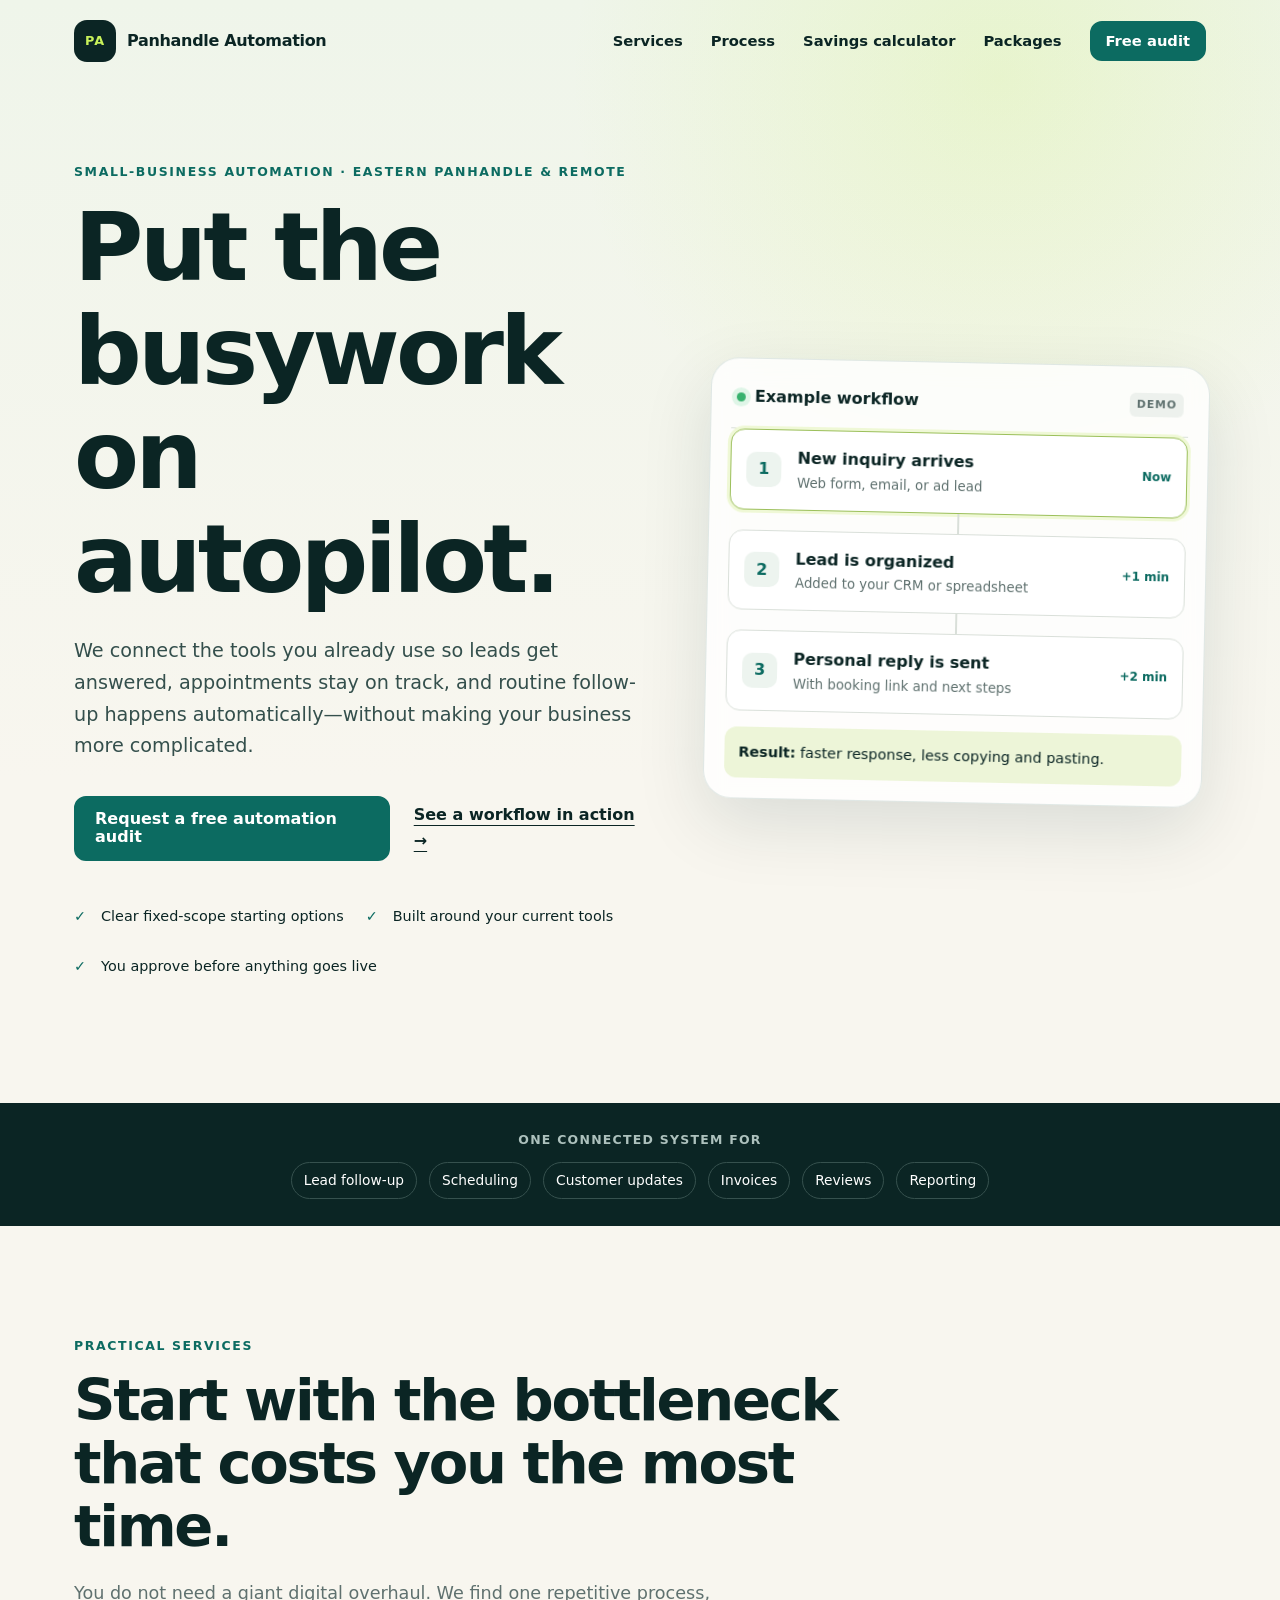
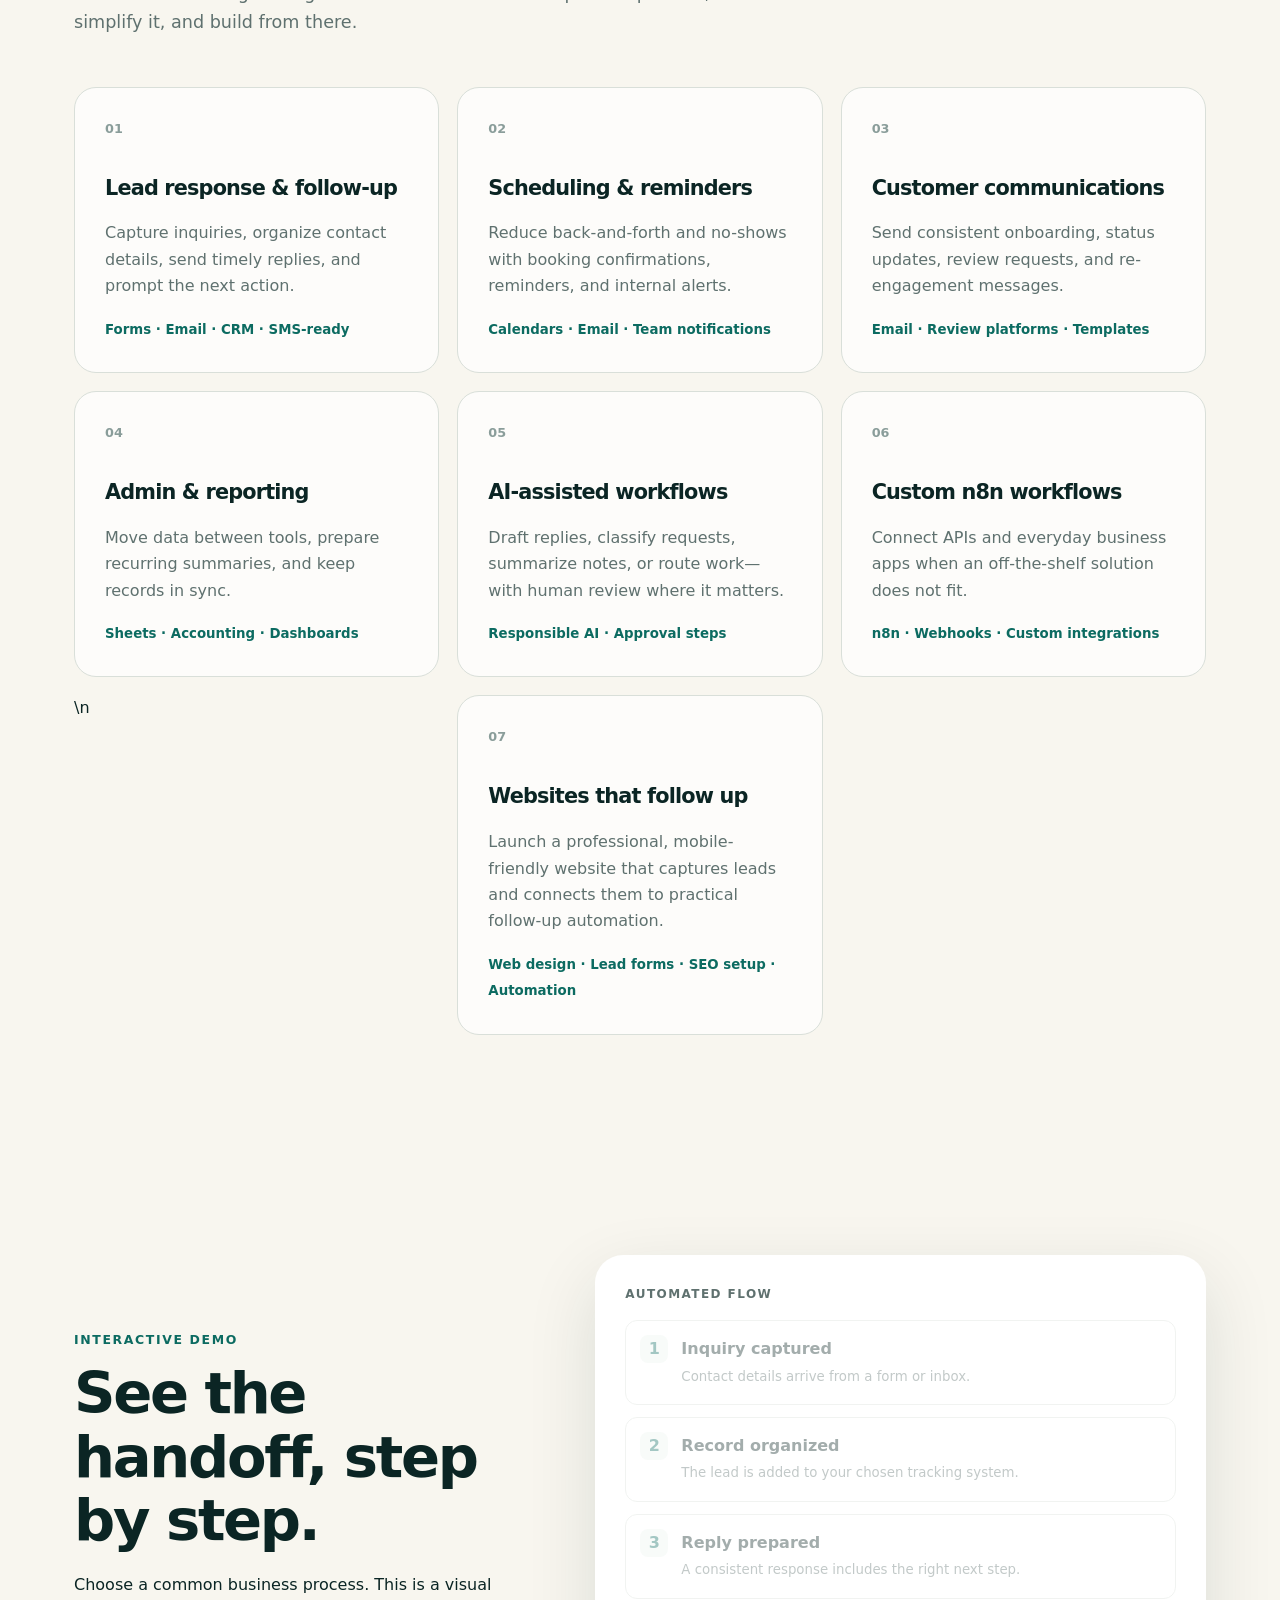
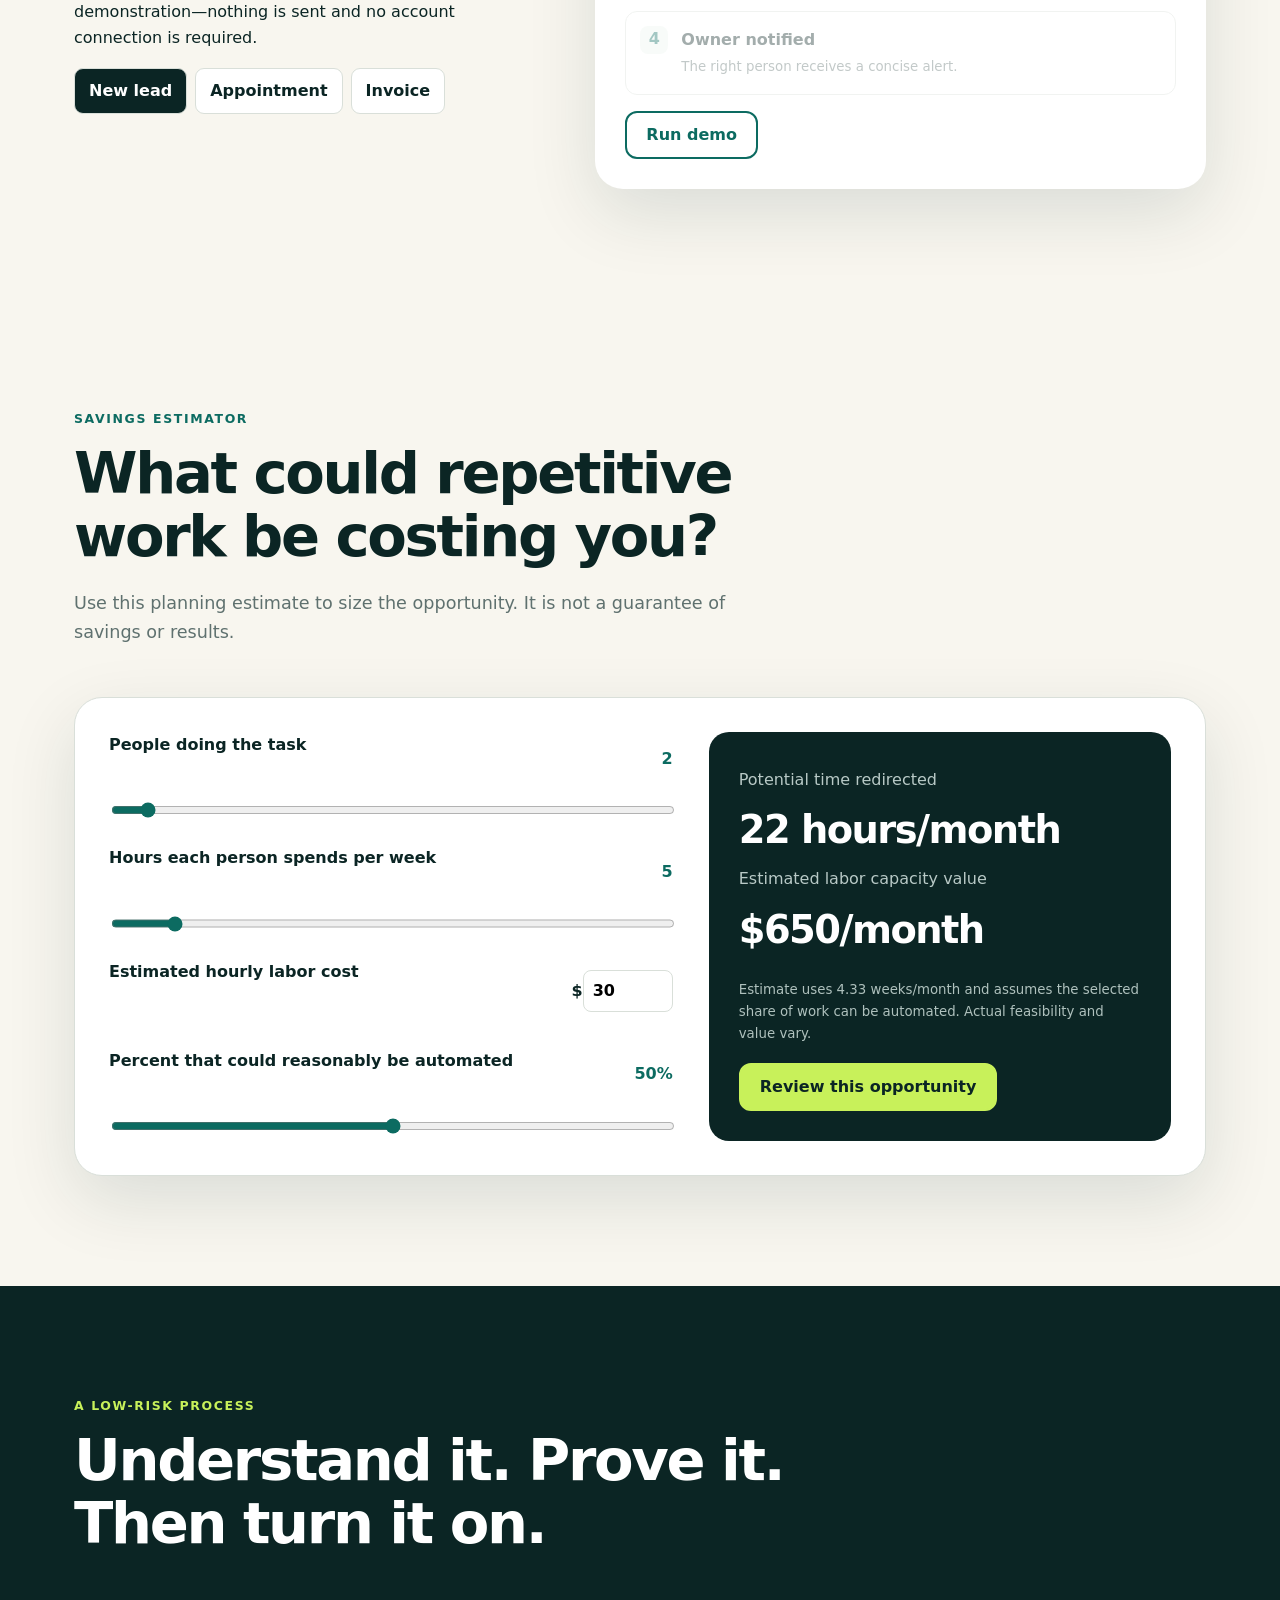
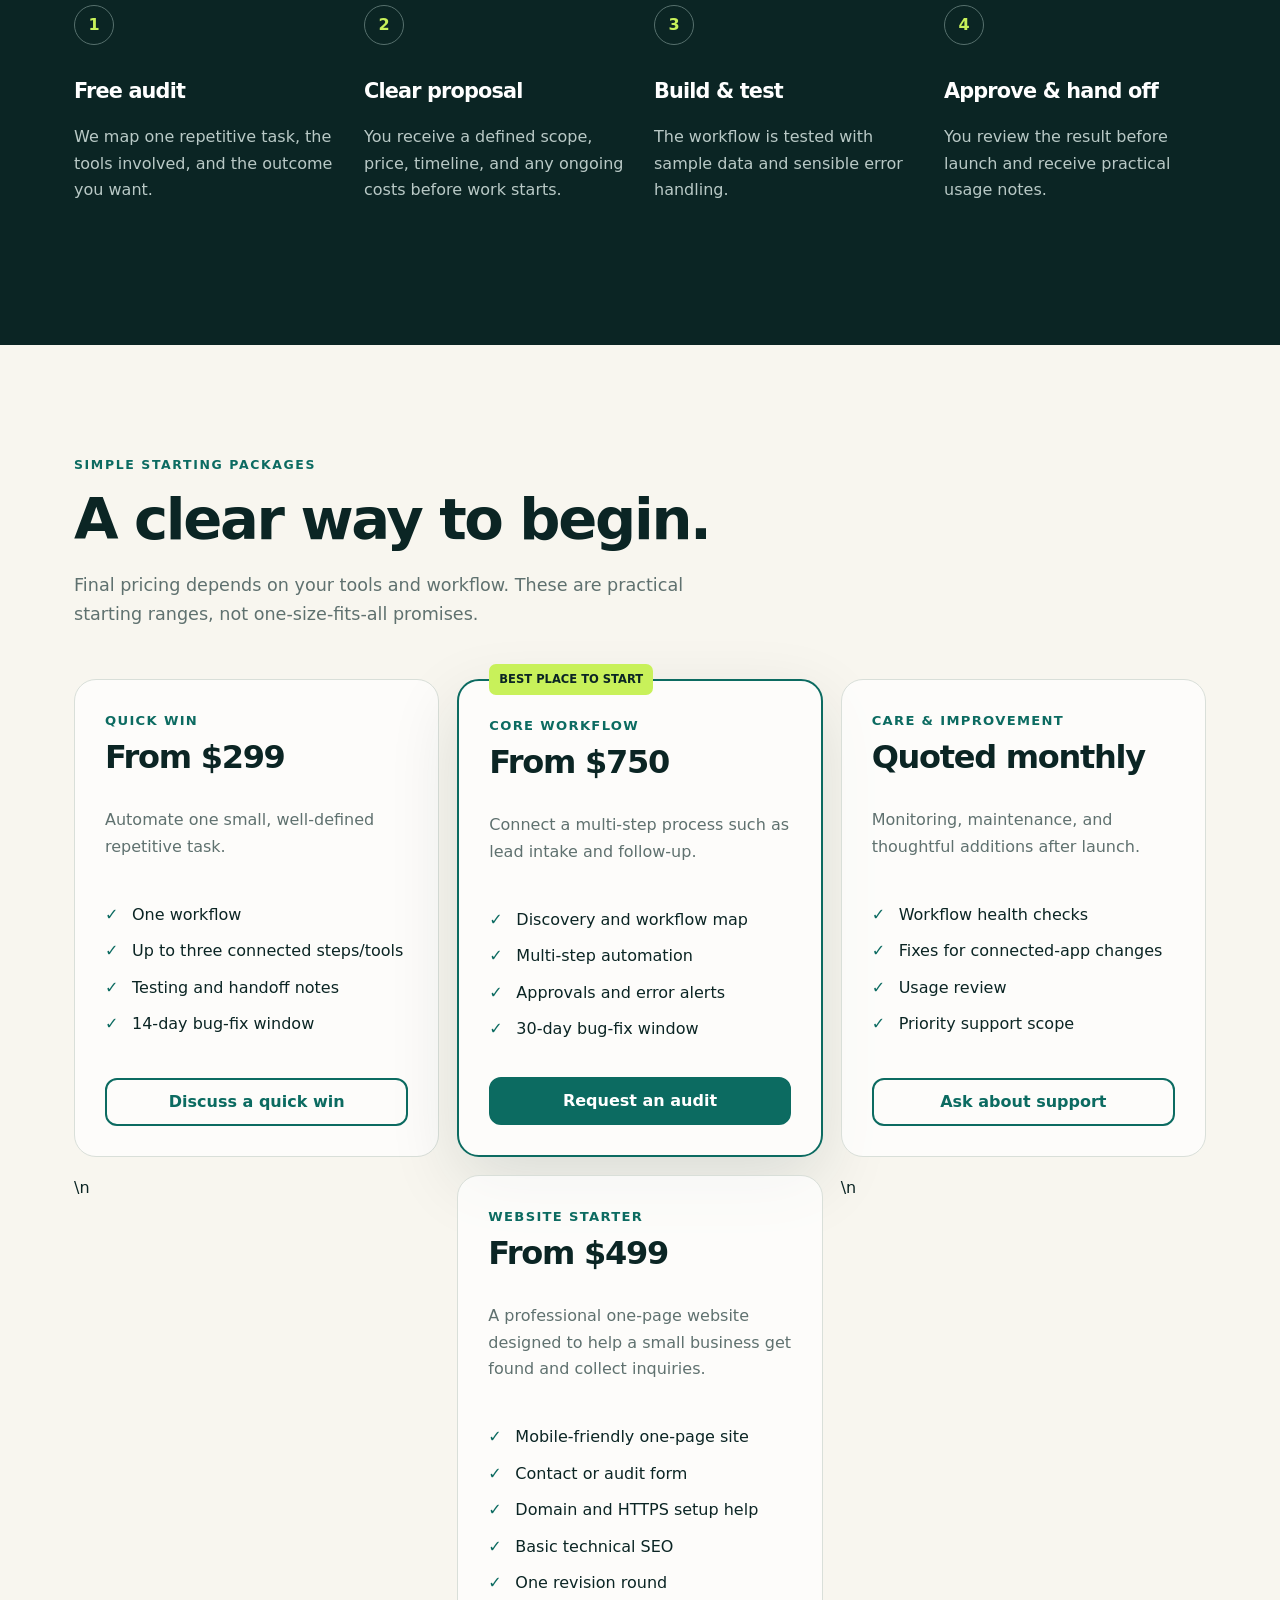
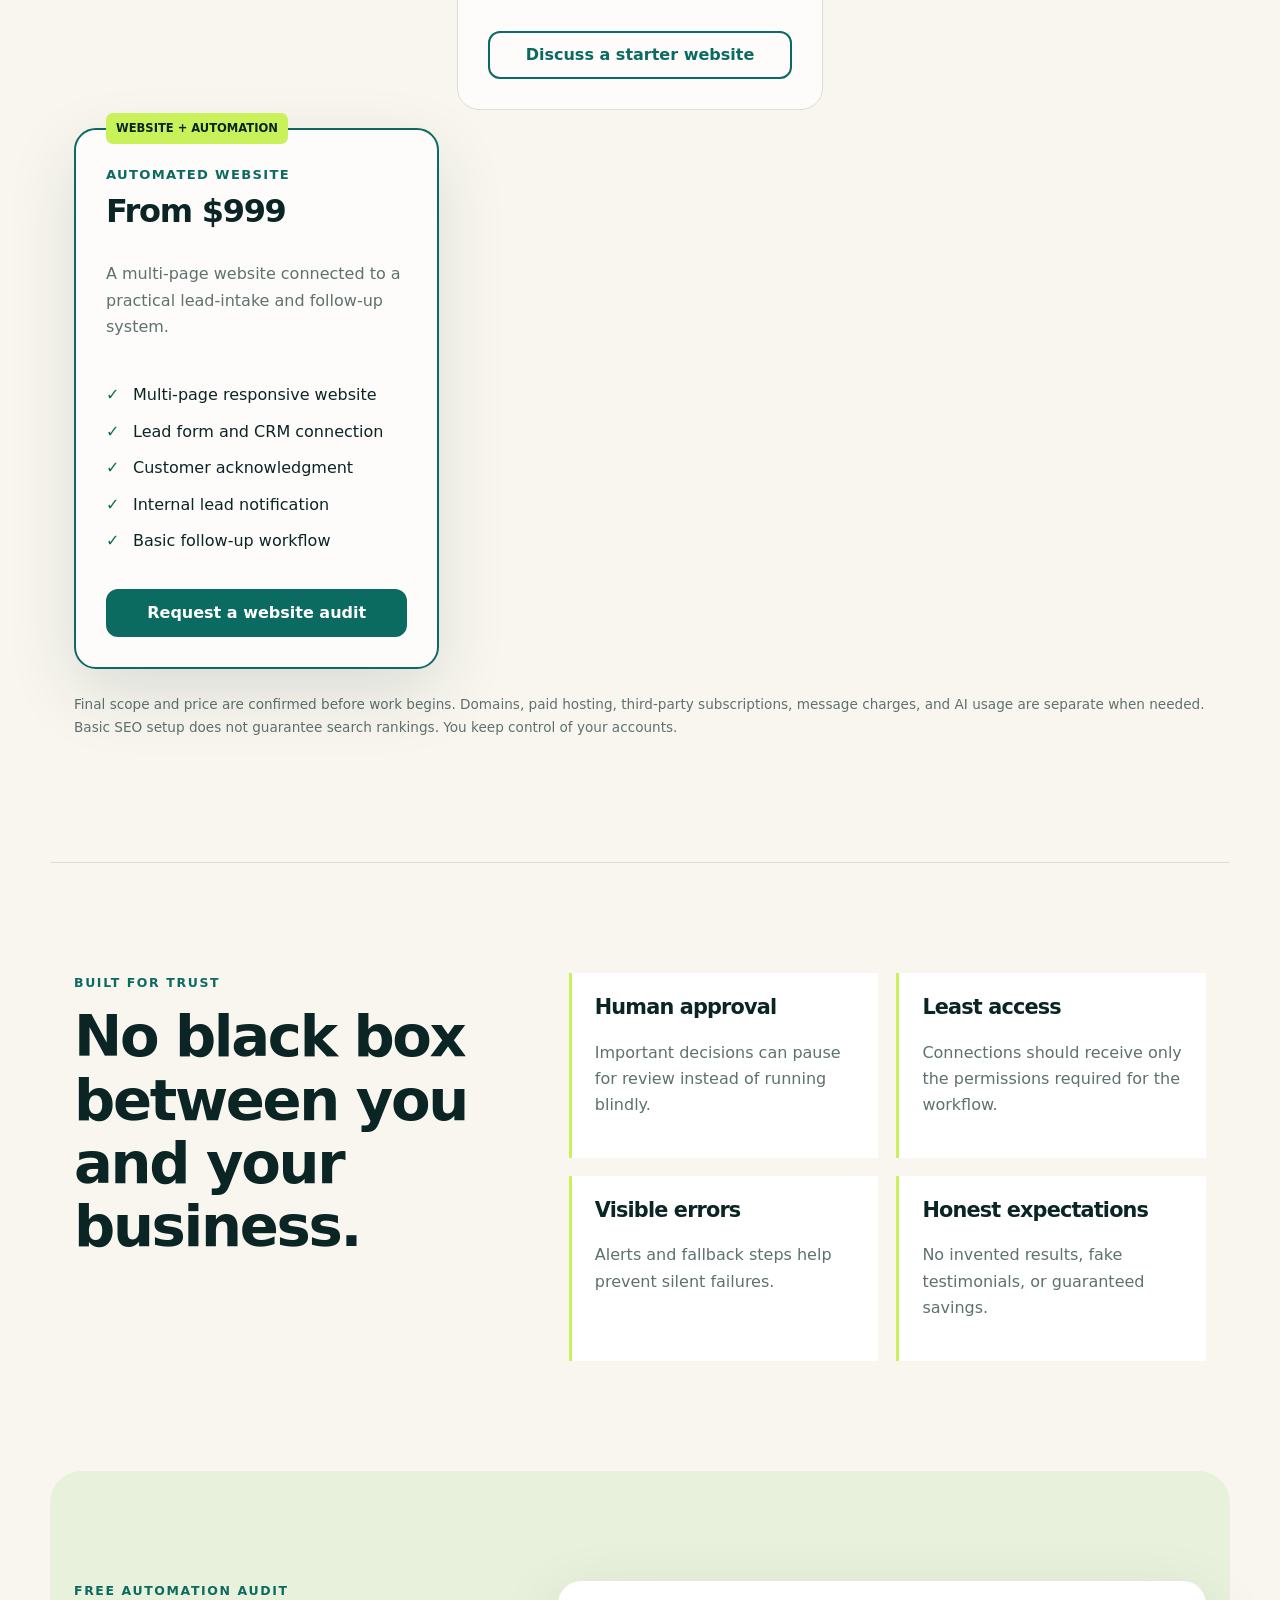
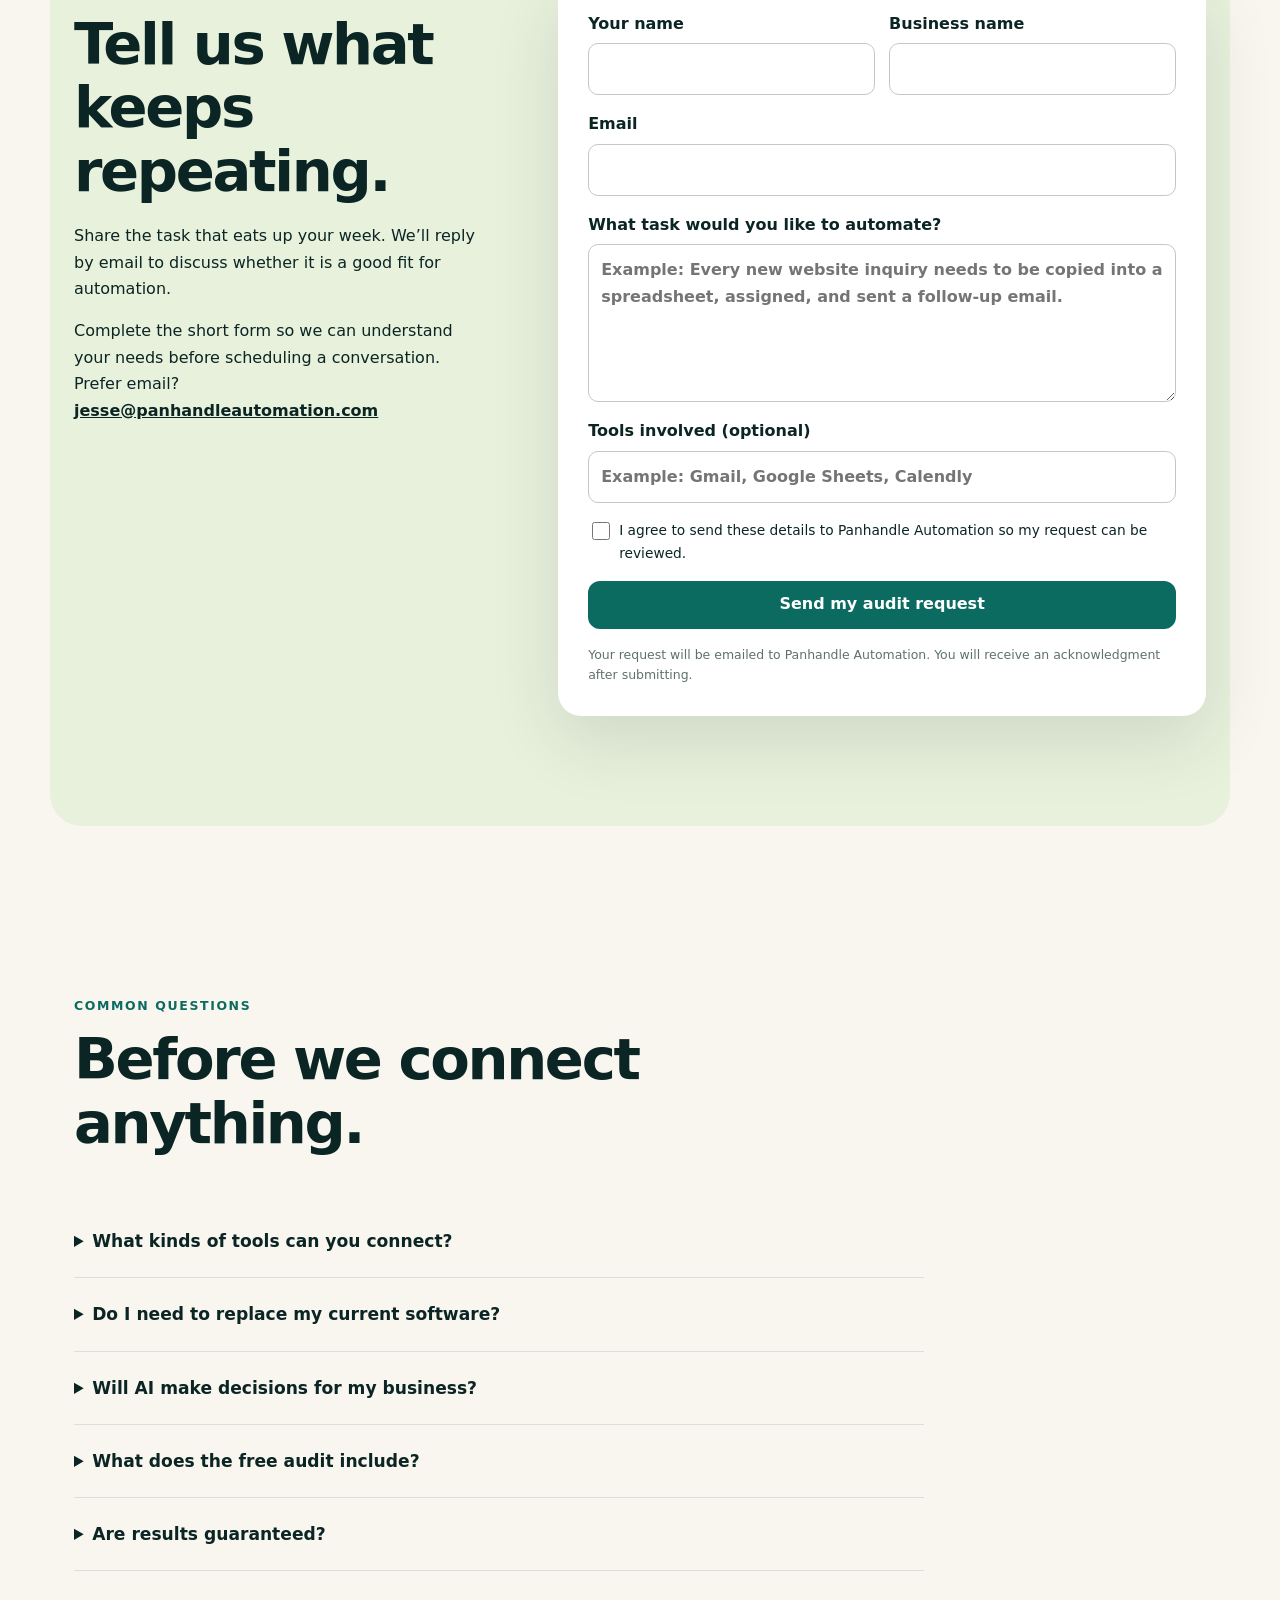
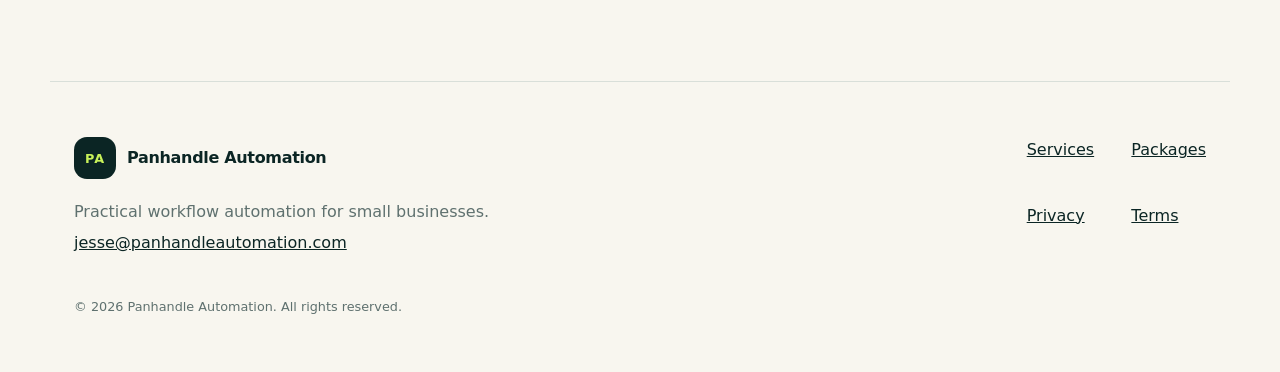
<file: index.html>
<!doctype html>
<html lang="en">
<head>
  <meta charset="utf-8">
  <meta name="viewport" content="width=device-width,initial-scale=1">
  <title>Panhandle Automation | Practical Business Automation</title>
  <meta name="description" content="Panhandle Automation helps small businesses save time, respond faster, and reduce repetitive work with practical workflow automation. Request a free automation audit.">
  <link rel="canonical" href="https://panhandleautomation.com/">
  <meta name="theme-color" content="#081c1c">
  <meta property="og:type" content="website">
  <meta property="og:url" content="https://panhandleautomation.com/">
  <meta property="og:title" content="Panhandle Automation | Put repetitive work on autopilot">
  <meta property="og:description" content="Practical automations for leads, scheduling, follow-up, reviews, invoices, and everyday operations.">
  <meta name="twitter:card" content="summary">
  <link rel="stylesheet" href="styles.css">
  <script type="application/ld+json">
  {"@context":"https://schema.org","@type":"ProfessionalService","name":"Panhandle Automation","url":"https://panhandleautomation.com/","email":"jesse@panhandleautomation.com","areaServed":"Eastern Panhandle, West Virginia","description":"Workflow automation services for small businesses.","priceRange":"$$"}
  </script>
</head>
<body>
  <a class="skip-link" href="#main">Skip to content</a>
  <header class="site-header">
    <a class="brand" href="#top" aria-label="Panhandle Automation home">
      <span class="brand-mark" aria-hidden="true">PA</span>
      <span>Panhandle <strong>Automation</strong></span>
    </a>
    <button class="menu-button" type="button" aria-expanded="false" aria-controls="site-nav"><span aria-hidden="true">☰</span><span class="sr-only">Open menu</span></button>
    <nav id="site-nav" aria-label="Main navigation">
      <a href="#services">Services</a>
      <a href="#process">Process</a>
      <a href="#calculator">Savings calculator</a>
      <a href="#packages">Packages</a>
      <a class="button button-small" href="#audit">Free audit</a>
    </nav>
  </header>

  <main id="main">
    <section class="hero" id="top">
      <div class="hero-copy">
        <p class="eyebrow">Small-business automation · Eastern Panhandle & remote</p>
        <h1>Put the busywork on autopilot.</h1>
        <p class="lede">We connect the tools you already use so leads get answered, appointments stay on track, and routine follow-up happens automatically—without making your business more complicated.</p>
        <div class="hero-actions">
          <a class="button" href="#audit">Request a free automation audit</a>
          <a class="text-link" href="#workflow-demo">See a workflow in action <span aria-hidden="true">→</span></a>
        </div>
        <ul class="check-list compact" aria-label="Key benefits">
          <li>Clear fixed-scope starting options</li>
          <li>Built around your current tools</li>
          <li>You approve before anything goes live</li>
        </ul>
      </div>
      <div class="workflow-card" aria-label="Example automated lead workflow">
        <div class="card-top"><span class="status-dot"></span> Example workflow <span class="live-label">DEMO</span></div>
        <div class="flow-step active"><span>1</span><div><strong>New inquiry arrives</strong><small>Web form, email, or ad lead</small></div><b>Now</b></div>
        <div class="connector"></div>
        <div class="flow-step"><span>2</span><div><strong>Lead is organized</strong><small>Added to your CRM or spreadsheet</small></div><b>+1 min</b></div>
        <div class="connector"></div>
        <div class="flow-step"><span>3</span><div><strong>Personal reply is sent</strong><small>With booking link and next steps</small></div><b>+2 min</b></div>
        <div class="flow-result"><strong>Result:</strong> faster response, less copying and pasting.</div>
      </div>
    </section>

    <section class="proof-strip" aria-label="What we automate">
      <p>One connected system for</p>
      <div><span>Lead follow-up</span><span>Scheduling</span><span>Customer updates</span><span>Invoices</span><span>Reviews</span><span>Reporting</span></div>
    </section>

    <section class="section" id="services">
      <div class="section-heading">
        <p class="eyebrow">Practical services</p>
        <h2>Start with the bottleneck that costs you the most time.</h2>
        <p>You do not need a giant digital overhaul. We find one repetitive process, simplify it, and build from there.</p>
      </div>
      <div class="card-grid services-grid">
        <article class="service-card"><span class="number">01</span><h3>Lead response & follow-up</h3><p>Capture inquiries, organize contact details, send timely replies, and prompt the next action.</p><small>Forms · Email · CRM · SMS-ready</small></article>
        <article class="service-card"><span class="number">02</span><h3>Scheduling & reminders</h3><p>Reduce back-and-forth and no-shows with booking confirmations, reminders, and internal alerts.</p><small>Calendars · Email · Team notifications</small></article>
        <article class="service-card"><span class="number">03</span><h3>Customer communications</h3><p>Send consistent onboarding, status updates, review requests, and re-engagement messages.</p><small>Email · Review platforms · Templates</small></article>
        <article class="service-card"><span class="number">04</span><h3>Admin & reporting</h3><p>Move data between tools, prepare recurring summaries, and keep records in sync.</p><small>Sheets · Accounting · Dashboards</small></article>
        <article class="service-card"><span class="number">05</span><h3>AI-assisted workflows</h3><p>Draft replies, classify requests, summarize notes, or route work—with human review where it matters.</p><small>Responsible AI · Approval steps</small></article>
        <article class="service-card"><span class="number">06</span><h3>Custom n8n workflows</h3><p>Connect APIs and everyday business apps when an off-the-shelf solution does not fit.</p><small>n8n · Webhooks · Custom integrations</small></article>\n        <article class="service-card"><span class="number">07</span><h3>Websites that follow up</h3><p>Launch a professional, mobile-friendly website that captures leads and connects them to practical follow-up automation.</p><small>Web design · Lead forms · SEO setup · Automation</small></article>
      </div>
    </section>

    <section class="section split-section" id="workflow-demo">
      <div>
        <p class="eyebrow">Interactive demo</p>
        <h2>See the handoff, step by step.</h2>
        <p>Choose a common business process. This is a visual demonstration—nothing is sent and no account connection is required.</p>
        <div class="demo-controls" role="group" aria-label="Choose workflow demo">
          <button class="demo-tab active" type="button" data-demo="lead">New lead</button>
          <button class="demo-tab" type="button" data-demo="appointment">Appointment</button>
          <button class="demo-tab" type="button" data-demo="invoice">Invoice</button>
        </div>
      </div>
      <div class="demo-panel" aria-live="polite">
        <p class="demo-label">AUTOMATED FLOW</p>
        <ol id="demo-steps"></ol>
        <button id="run-demo" class="button button-secondary" type="button">Run demo</button>
      </div>
    </section>

    <section class="section" id="calculator">
      <div class="section-heading">
        <p class="eyebrow">Savings estimator</p>
        <h2>What could repetitive work be costing you?</h2>
        <p>Use this planning estimate to size the opportunity. It is not a guarantee of savings or results.</p>
      </div>
      <div class="calculator">
        <form id="roi-form">
          <label>People doing the task <output id="people-output">2</output><input id="people" type="range" min="1" max="20" value="2"></label>
          <label>Hours each person spends per week <output id="hours-output">5</output><input id="hours" type="range" min="1" max="40" value="5"></label>
          <label>Estimated hourly labor cost <span class="input-prefix">$<input id="rate" type="number" min="10" max="250" value="30" inputmode="decimal"></span></label>
          <label>Percent that could reasonably be automated <output id="percent-output">50%</output><input id="percent" type="range" min="10" max="90" step="5" value="50"></label>
        </form>
        <div class="result-card">
          <p>Potential time redirected</p>
          <strong><span id="monthly-hours">22</span> hours/month</strong>
          <p>Estimated labor capacity value</p>
          <strong>$<span id="monthly-value">650</span>/month</strong>
          <small>Estimate uses 4.33 weeks/month and assumes the selected share of work can be automated. Actual feasibility and value vary.</small>
          <a class="button" href="#audit">Review this opportunity</a>
        </div>
      </div>
    </section>

    <section class="section dark-section" id="process">
      <div class="section-heading">
        <p class="eyebrow">A low-risk process</p>
        <h2>Understand it. Prove it. Then turn it on.</h2>
      </div>
      <ol class="process-grid">
        <li><span>1</span><h3>Free audit</h3><p>We map one repetitive task, the tools involved, and the outcome you want.</p></li>
        <li><span>2</span><h3>Clear proposal</h3><p>You receive a defined scope, price, timeline, and any ongoing costs before work starts.</p></li>
        <li><span>3</span><h3>Build & test</h3><p>The workflow is tested with sample data and sensible error handling.</p></li>
        <li><span>4</span><h3>Approve & hand off</h3><p>You review the result before launch and receive practical usage notes.</p></li>
      </ol>
    </section>

    <section class="section" id="packages">
      <div class="section-heading">
        <p class="eyebrow">Simple starting packages</p>
        <h2>A clear way to begin.</h2>
        <p>Final pricing depends on your tools and workflow. These are practical starting ranges, not one-size-fits-all promises.</p>
      </div>
      <div class="card-grid pricing-grid">
        <article class="price-card"><p class="plan">Quick Win</p><h3>From $299</h3><p>Automate one small, well-defined repetitive task.</p><ul class="check-list"><li>One workflow</li><li>Up to three connected steps/tools</li><li>Testing and handoff notes</li><li>14-day bug-fix window</li></ul><a class="button button-secondary" href="#audit">Discuss a quick win</a></article>
        <article class="price-card featured"><p class="badge">Best place to start</p><p class="plan">Core Workflow</p><h3>From $750</h3><p>Connect a multi-step process such as lead intake and follow-up.</p><ul class="check-list"><li>Discovery and workflow map</li><li>Multi-step automation</li><li>Approvals and error alerts</li><li>30-day bug-fix window</li></ul><a class="button" href="#audit">Request an audit</a></article>
        <article class="price-card"><p class="plan">Care & Improvement</p><h3>Quoted monthly</h3><p>Monitoring, maintenance, and thoughtful additions after launch.</p><ul class="check-list"><li>Workflow health checks</li><li>Fixes for connected-app changes</li><li>Usage review</li><li>Priority support scope</li></ul><a class="button button-secondary" href="#audit">Ask about support</a></article>\n        <article class="price-card"><p class="plan">Website Starter</p><h3>From $499</h3><p>A professional one-page website designed to help a small business get found and collect inquiries.</p><ul class="check-list"><li>Mobile-friendly one-page site</li><li>Contact or audit form</li><li>Domain and HTTPS setup help</li><li>Basic technical SEO</li><li>One revision round</li></ul><a class="button button-secondary" href="#audit">Discuss a starter website</a></article>\n        <article class="price-card featured"><p class="badge">Website + automation</p><p class="plan">Automated Website</p><h3>From $999</h3><p>A multi-page website connected to a practical lead-intake and follow-up system.</p><ul class="check-list"><li>Multi-page responsive website</li><li>Lead form and CRM connection</li><li>Customer acknowledgment</li><li>Internal lead notification</li><li>Basic follow-up workflow</li></ul><a class="button" href="#audit">Request a website audit</a></article>
      </div>
      <p class="fine-print">Final scope and price are confirmed before work begins. Domains, paid hosting, third-party subscriptions, message charges, and AI usage are separate when needed. Basic SEO setup does not guarantee search rankings. You keep control of your accounts.</p>
    </section>

    <section class="section trust-section">
      <div>
        <p class="eyebrow">Built for trust</p>
        <h2>No black box between you and your business.</h2>
      </div>
      <div class="trust-grid">
        <article><h3>Human approval</h3><p>Important decisions can pause for review instead of running blindly.</p></article>
        <article><h3>Least access</h3><p>Connections should receive only the permissions required for the workflow.</p></article>
        <article><h3>Visible errors</h3><p>Alerts and fallback steps help prevent silent failures.</p></article>
        <article><h3>Honest expectations</h3><p>No invented results, fake testimonials, or guaranteed savings.</p></article>
      </div>
    </section>

    <section class="section audit-section" id="audit">
      <div>
        <p class="eyebrow">Free automation audit</p>
        <h2>Tell us what keeps repeating.</h2>
        <p>Share the task that eats up your week. We’ll reply by email to discuss whether it is a good fit for automation.</p>
        <p class="contact-direct">Complete the short form so we can understand your needs before scheduling a conversation. Prefer email? <a href="mailto:jesse@panhandleautomation.com">jesse@panhandleautomation.com</a></p>
      </div>
      <form id="audit-form" class="audit-form">
        <div class="field-row">
          <label>Your name<input name="name" autocomplete="name" required></label>
          <label>Business name<input name="business" autocomplete="organization"></label>
        </div>
        <label>Email<input name="email" type="email" autocomplete="email" required></label>
        <label>What task would you like to automate?<textarea name="task" rows="5" required placeholder="Example: Every new website inquiry needs to be copied into a spreadsheet, assigned, and sent a follow-up email."></textarea></label>
        <label>Tools involved (optional)<input name="tools" placeholder="Example: Gmail, Google Sheets, Calendly"></label>
        <label class="consent"><input name="consent" type="checkbox" required> I agree to open my email app and send these details to Panhandle Automation.</label>
        <button class="button" type="submit">Prepare my audit request</button>
        <p class="form-note">This free static site does not store your entry. Submitting opens a pre-addressed email in your device’s email app for you to review and send.</p>
        <div id="form-status" class="form-status" role="status" tabindex="-1"></div>
      </form>
    </section>

    <section class="section faq-section">
      <div class="section-heading"><p class="eyebrow">Common questions</p><h2>Before we connect anything.</h2></div>
      <div class="faq-list">
        <details><summary>What kinds of tools can you connect?</summary><p>Common business apps, forms, email, calendars, spreadsheets, CRMs, accounting tools, and services with usable APIs. We confirm compatibility during the audit.</p></details>
        <details><summary>Do I need to replace my current software?</summary><p>Usually not. The goal is to improve the tools you already use. If a tool cannot connect safely or reliably, we explain the options before recommending a change.</p></details>
        <details><summary>Will AI make decisions for my business?</summary><p>Only where appropriate and agreed. Sensitive or high-impact steps should use rules, human approval, or both.</p></details>
        <details><summary>What does the free audit include?</summary><p>A short review of one process, its likely automation opportunities, key dependencies, and a suggested next step. It is not a full technical implementation.</p></details>
        <details><summary>Are results guaranteed?</summary><p>No. Savings and outcomes depend on the process, data quality, tool limitations, adoption, and other factors. We use estimates to guide decisions, then validate with testing.</p></details>
      </div>
    </section>
  </main>

  <footer>
    <div class="footer-main"><a class="brand" href="#top"><span class="brand-mark" aria-hidden="true">PA</span><span>Panhandle <strong>Automation</strong></span></a><p>Practical workflow automation for small businesses.</p><a href="mailto:jesse@panhandleautomation.com">jesse@panhandleautomation.com</a></div>
    <div class="footer-links"><a href="#services">Services</a><a href="#packages">Packages</a><a href="privacy.html">Privacy</a><a href="terms.html">Terms</a></div>
    <p class="copyright">© <span id="year"></span> Panhandle Automation. All rights reserved.</p>
  </footer>
  <script src="script.js?v=20260722-3" defer></script>
</body>
</html>
</file>
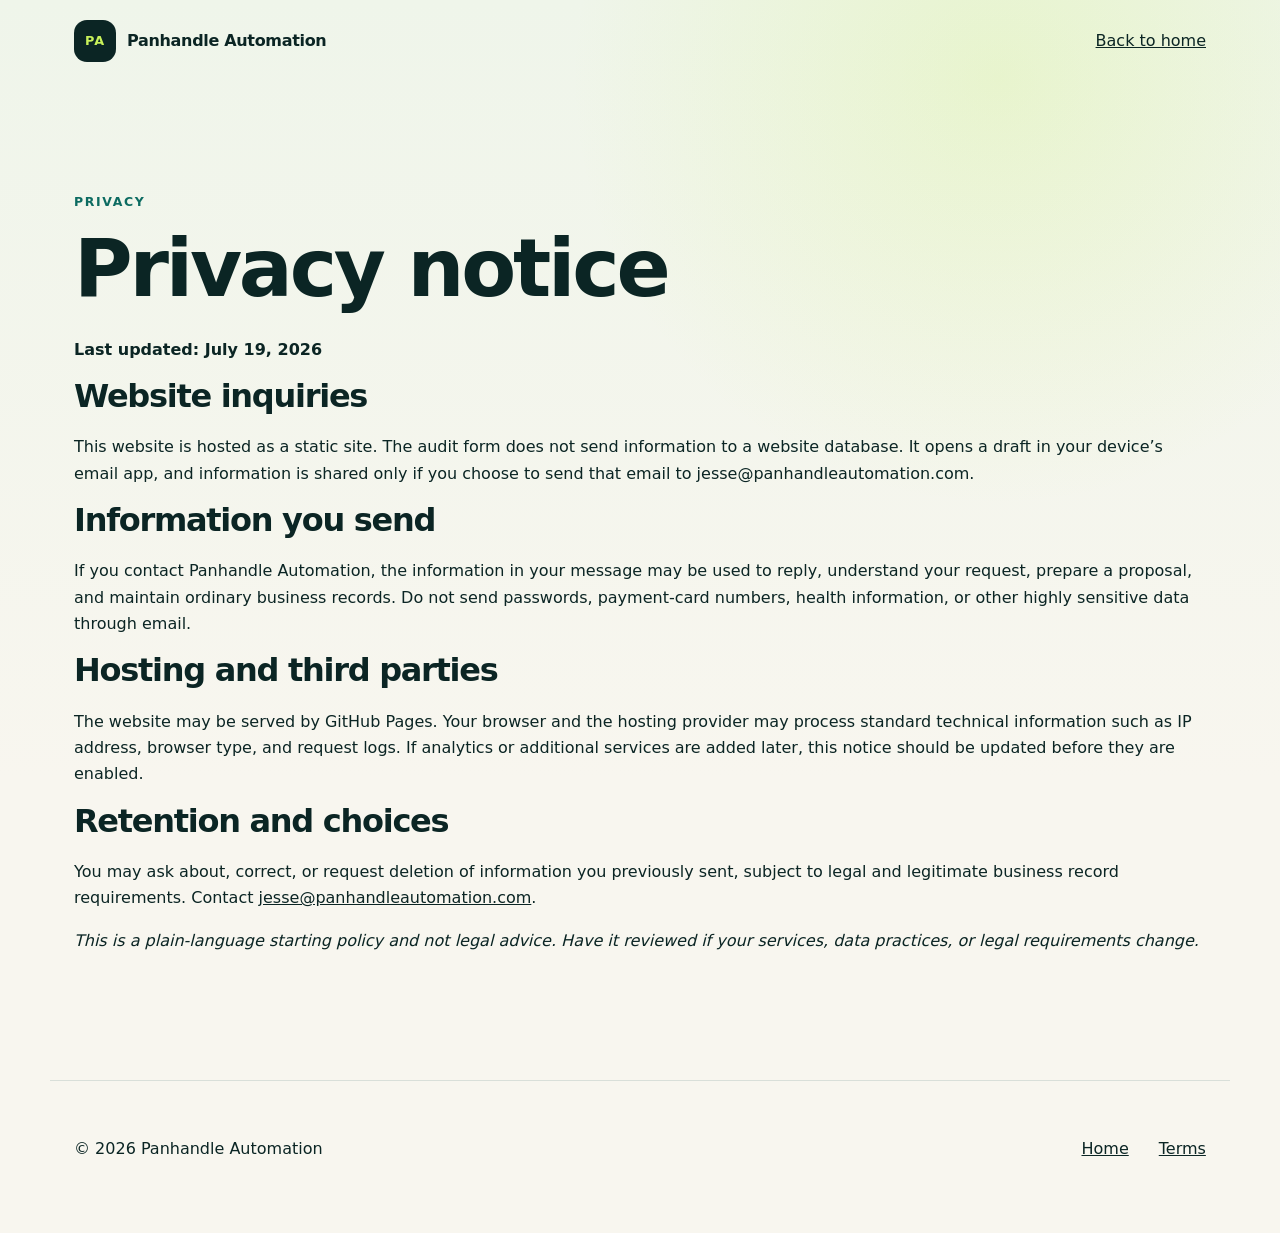
<file: privacy.html>
<!doctype html><html lang="en"><head><meta charset="utf-8"><meta name="viewport" content="width=device-width,initial-scale=1"><title>Privacy | Panhandle Automation</title><meta name="description" content="Privacy information for Panhandle Automation."><link rel="canonical" href="https://panhandleautomation.com/privacy.html"><link rel="stylesheet" href="styles.css"></head><body><header class="site-header"><a class="brand" href="index.html"><span class="brand-mark">PA</span><span>Panhandle <strong>Automation</strong></span></a><a href="index.html">Back to home</a></header><main class="section"><p class="eyebrow">Privacy</p><h1 style="font-size:clamp(2.8rem,7vw,5rem)">Privacy notice</h1><p><strong>Last updated: July 19, 2026</strong></p><h2 style="font-size:2rem">Website inquiries</h2><p>This website is hosted as a static site. The audit form does not send information to a website database. It opens a draft in your device’s email app, and information is shared only if you choose to send that email to jesse@panhandleautomation.com.</p><h2 style="font-size:2rem">Information you send</h2><p>If you contact Panhandle Automation, the information in your message may be used to reply, understand your request, prepare a proposal, and maintain ordinary business records. Do not send passwords, payment-card numbers, health information, or other highly sensitive data through email.</p><h2 style="font-size:2rem">Hosting and third parties</h2><p>The website may be served by GitHub Pages. Your browser and the hosting provider may process standard technical information such as IP address, browser type, and request logs. If analytics or additional services are added later, this notice should be updated before they are enabled.</p><h2 style="font-size:2rem">Retention and choices</h2><p>You may ask about, correct, or request deletion of information you previously sent, subject to legal and legitimate business record requirements. Contact <a href="mailto:jesse@panhandleautomation.com">jesse@panhandleautomation.com</a>.</p><p><em>This is a plain-language starting policy and not legal advice. Have it reviewed if your services, data practices, or legal requirements change.</em></p></main><footer><p>© <span id="year"></span> Panhandle Automation</p><div class="footer-links"><a href="index.html">Home</a><a href="terms.html">Terms</a></div></footer><script>document.querySelector("#year").textContent=new Date().getFullYear()</script></body></html>
</file>
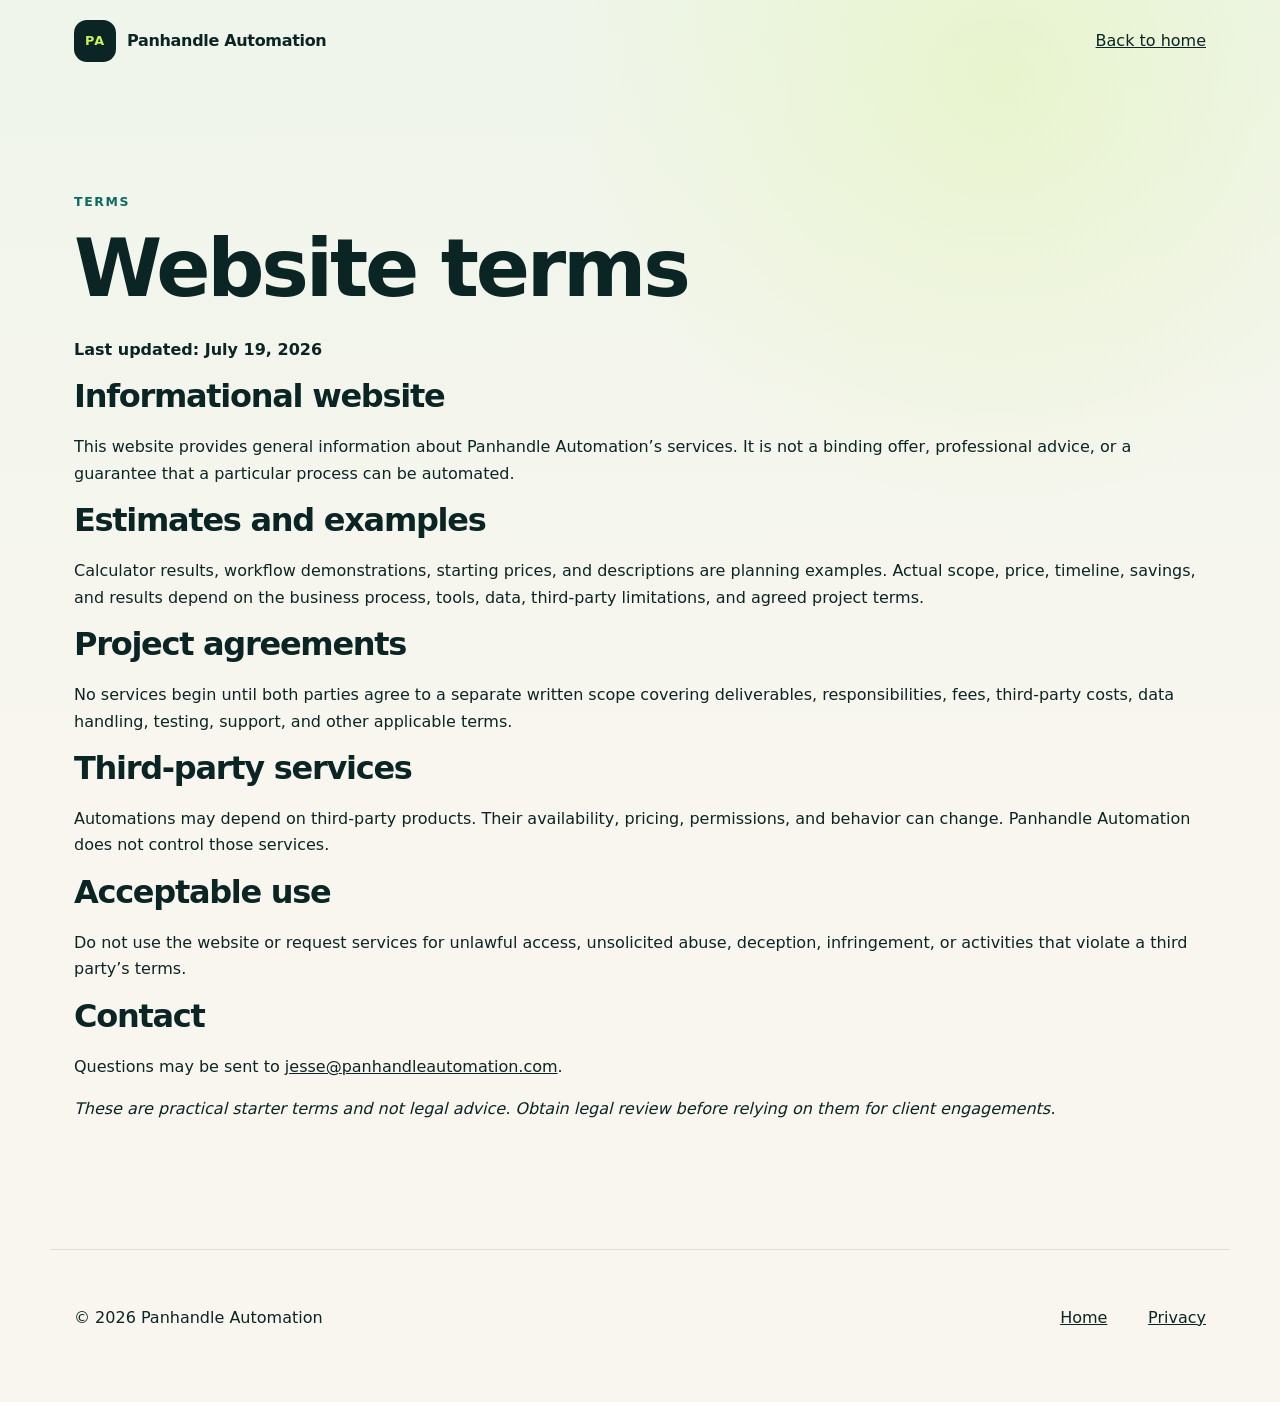
<file: terms.html>
<!doctype html><html lang="en"><head><meta charset="utf-8"><meta name="viewport" content="width=device-width,initial-scale=1"><title>Terms | Panhandle Automation</title><meta name="description" content="Website terms for Panhandle Automation."><link rel="canonical" href="https://panhandleautomation.com/terms.html"><link rel="stylesheet" href="styles.css"></head><body><header class="site-header"><a class="brand" href="index.html"><span class="brand-mark">PA</span><span>Panhandle <strong>Automation</strong></span></a><a href="index.html">Back to home</a></header><main class="section"><p class="eyebrow">Terms</p><h1 style="font-size:clamp(2.8rem,7vw,5rem)">Website terms</h1><p><strong>Last updated: July 19, 2026</strong></p><h2 style="font-size:2rem">Informational website</h2><p>This website provides general information about Panhandle Automation’s services. It is not a binding offer, professional advice, or a guarantee that a particular process can be automated.</p><h2 style="font-size:2rem">Estimates and examples</h2><p>Calculator results, workflow demonstrations, starting prices, and descriptions are planning examples. Actual scope, price, timeline, savings, and results depend on the business process, tools, data, third-party limitations, and agreed project terms.</p><h2 style="font-size:2rem">Project agreements</h2><p>No services begin until both parties agree to a separate written scope covering deliverables, responsibilities, fees, third-party costs, data handling, testing, support, and other applicable terms.</p><h2 style="font-size:2rem">Third-party services</h2><p>Automations may depend on third-party products. Their availability, pricing, permissions, and behavior can change. Panhandle Automation does not control those services.</p><h2 style="font-size:2rem">Acceptable use</h2><p>Do not use the website or request services for unlawful access, unsolicited abuse, deception, infringement, or activities that violate a third party’s terms.</p><h2 style="font-size:2rem">Contact</h2><p>Questions may be sent to <a href="mailto:jesse@panhandleautomation.com">jesse@panhandleautomation.com</a>.</p><p><em>These are practical starter terms and not legal advice. Obtain legal review before relying on them for client engagements.</em></p></main><footer><p>© <span id="year"></span> Panhandle Automation</p><div class="footer-links"><a href="index.html">Home</a><a href="privacy.html">Privacy</a></div></footer><script>document.querySelector("#year").textContent=new Date().getFullYear()</script></body></html>
</file>
<file: styles.css>
:root{--ink:#0b2524;--muted:#5f716f;--paper:#f8f6ef;--white:#fff;--teal:#0c6b61;--teal-dark:#074942;--lime:#c8f15a;--line:#d9dfd9;--shadow:0 24px 70px rgba(8,42,39,.12);--radius:22px;--max:1180px}
*{box-sizing:border-box}
html{scroll-behavior:smooth}
body{margin:0;background:var(--paper);color:var(--ink);font:16px/1.65 Inter,ui-sans-serif,system-ui,-apple-system,BlinkMacSystemFont,"Segoe UI",sans-serif}
body::before{content:"";position:absolute;inset:0 0 auto 0;height:780px;pointer-events:none;background:radial-gradient(circle at 78% 10%,rgba(200,241,90,.2),transparent 35%),linear-gradient(180deg,#eff5ea 0%,transparent 100%);z-index:-1}
a{color:inherit}
button,input,textarea{font:inherit}
button{cursor:pointer}
.sr-only{position:absolute;width:1px;height:1px;padding:0;margin:-1px;overflow:hidden;clip:rect(0,0,0,0);white-space:nowrap;border:0}
.skip-link{position:fixed;left:1rem;top:1rem;transform:translateY(-200%);padding:.7rem 1rem;background:var(--ink);color:#fff;z-index:100}
.skip-link:focus{transform:none}
:focus-visible{outline:3px solid #e3a900;outline-offset:3px}
.site-header{max-width:var(--max);margin:auto;padding:20px 24px;display:flex;align-items:center;justify-content:space-between}
.brand{display:flex;align-items:center;gap:11px;text-decoration:none;font-weight:650;letter-spacing:-.02em}
.brand-mark{display:grid;place-items:center;width:42px;height:42px;border-radius:13px;background:var(--ink);color:var(--lime);font-weight:850;font-size:.8rem;letter-spacing:.08em}
nav{display:flex;align-items:center;gap:28px}nav a{text-decoration:none;font-weight:650;font-size:.92rem}.menu-button{display:none;border:0;background:none;font-size:1.6rem}
.button{display:inline-flex;justify-content:center;align-items:center;min-height:48px;padding:12px 19px;border:2px solid var(--teal);border-radius:12px;background:var(--teal);color:#fff;text-decoration:none;font-weight:800;line-height:1.15;transition:.2s ease}
.button:hover{background:var(--teal-dark);border-color:var(--teal-dark);transform:translateY(-2px)}
.button-small{min-height:40px;padding:9px 14px}
.button-secondary{background:transparent;color:var(--teal)}
.button-secondary:hover{color:#fff}
.hero{max-width:var(--max);min-height:650px;margin:auto;padding:80px 24px 100px;display:grid;grid-template-columns:1.06fr .94fr;align-items:center;gap:70px}
.eyebrow{margin:0 0 12px;color:var(--teal);font-size:.78rem;font-weight:850;letter-spacing:.13em;text-transform:uppercase}
h1,h2,h3,p{margin-top:0}h1,h2,h3{line-height:1.1;letter-spacing:-.04em}
h1{max-width:720px;margin-bottom:24px;font-size:clamp(3.5rem,7.4vw,6.5rem)}
h2{max-width:820px;margin-bottom:20px;font-size:clamp(2.25rem,4.5vw,4.35rem)}
h3{font-size:1.3rem}
.lede{max-width:650px;color:#344f4c;font-size:1.2rem}
.hero-actions{display:flex;align-items:center;gap:24px;margin:34px 0}.text-link{font-weight:800;text-underline-offset:5px}
.check-list{padding:0;list-style:none}.check-list li{position:relative;padding-left:27px;margin:10px 0}.check-list li::before{content:"✓";position:absolute;left:0;color:var(--teal);font-weight:900}
.compact{display:flex;flex-wrap:wrap;gap:6px 22px;font-size:.9rem}
.workflow-card{padding:20px;border:1px solid rgba(8,73,66,.12);border-radius:28px;background:rgba(255,255,255,.78);box-shadow:var(--shadow);backdrop-filter:blur(12px);transform:rotate(1.2deg)}
.card-top{display:flex;align-items:center;gap:9px;padding:5px 5px 18px;border-bottom:1px solid var(--line);font-weight:800}.status-dot{width:9px;height:9px;border-radius:50%;background:#37b16d;box-shadow:0 0 0 5px #dff5e7}.live-label{margin-left:auto;padding:3px 7px;border-radius:6px;background:#edf1ed;color:var(--muted);font-size:.68rem;letter-spacing:.08em}
.flow-step{display:grid;grid-template-columns:38px 1fr auto;align-items:center;gap:13px;padding:15px;border:1px solid var(--line);border-radius:14px;background:#fff}.flow-step>span{display:grid;place-items:center;width:35px;height:35px;border-radius:10px;background:#edf4ef;color:var(--teal);font-weight:900}.flow-step small{display:block;color:var(--muted)}.flow-step b{font-size:.75rem;color:var(--teal)}.connector{width:2px;height:20px;margin:auto;background:var(--line)}.flow-step.active{border-color:#9bbf5a;box-shadow:0 0 0 3px #eff8d6}.flow-result{margin-top:16px;padding:14px;border-radius:12px;background:#edf5d8;font-size:.9rem}
.proof-strip{padding:27px 24px;background:var(--ink);color:#fff;text-align:center}.proof-strip p{margin-bottom:12px;color:#adc1bd;font-size:.78rem;font-weight:800;text-transform:uppercase;letter-spacing:.1em}.proof-strip div{display:flex;justify-content:center;gap:12px;flex-wrap:wrap}.proof-strip span{padding:6px 12px;border:1px solid #36514e;border-radius:99px;font-size:.86rem}
.section{max-width:var(--max);margin:auto;padding:110px 24px}.section-heading{max-width:830px;margin-bottom:50px}.section-heading>p:last-child{max-width:680px;color:var(--muted);font-size:1.1rem}
.card-grid{display:grid;gap:18px}.services-grid{grid-template-columns:repeat(3,1fr)}.service-card,.price-card{position:relative;padding:30px;border:1px solid var(--line);border-radius:var(--radius);background:rgba(255,255,255,.72)}.service-card{min-height:265px}.service-card .number{display:block;margin-bottom:38px;color:#8a9d9a;font-size:.8rem;font-weight:900}.service-card p{color:var(--muted)}.service-card small{color:var(--teal);font-weight:750}
.split-section{display:grid;grid-template-columns:.85fr 1.15fr;gap:70px;align-items:center}.demo-controls{display:flex;gap:8px;flex-wrap:wrap}.demo-tab{padding:9px 14px;border:1px solid var(--line);border-radius:9px;background:#fff;color:var(--ink);font-weight:750}.demo-tab.active{background:var(--ink);color:#fff}.demo-panel{min-height:415px;padding:30px;border-radius:28px;background:#fff;box-shadow:var(--shadow)}.demo-label{color:var(--muted);font-size:.75rem;font-weight:850;letter-spacing:.12em}.demo-panel ol{padding:0;counter-reset:steps;list-style:none}.demo-panel li{position:relative;margin:0 0 12px;padding:15px 15px 15px 55px;border:1px solid var(--line);border-radius:12px;opacity:.38;transition:.35s}.demo-panel li::before{counter-increment:steps;content:counter(steps);position:absolute;left:14px;top:14px;display:grid;place-items:center;width:28px;height:28px;border-radius:8px;background:#edf4ef;color:var(--teal);font-weight:900}.demo-panel li.done{opacity:1;border-color:#a7c76e;background:#f7fbe9}.demo-panel li strong{display:block}.demo-panel li small{color:var(--muted)}
.calculator{display:grid;grid-template-columns:1fr .82fr;gap:36px;padding:34px;border:1px solid var(--line);border-radius:28px;background:#fff;box-shadow:var(--shadow)}#roi-form{display:grid;gap:20px}#roi-form label{display:grid;gap:8px;font-weight:750}#roi-form output{justify-self:end;margin-top:-31px;color:var(--teal)}input[type=range]{width:100%;accent-color:var(--teal)}input[type=number]{width:90px;padding:7px 9px;border:1px solid var(--line);border-radius:8px}.input-prefix{justify-self:end;margin-top:-39px}.result-card{display:flex;flex-direction:column;justify-content:center;padding:30px;border-radius:20px;background:var(--ink);color:#fff}.result-card p{margin:5px 0;color:#b8c9c6}.result-card strong{font-size:clamp(1.55rem,3vw,2.6rem);letter-spacing:-.04em}.result-card small{margin:18px 0;color:#afc1bd}.result-card .button{align-self:flex-start;background:var(--lime);border-color:var(--lime);color:var(--ink)}
.dark-section{max-width:none;padding-left:max(24px,calc((100% - var(--max))/2 + 24px));padding-right:max(24px,calc((100% - var(--max))/2 + 24px));background:var(--ink);color:#fff}.dark-section .eyebrow{color:var(--lime)}.process-grid{display:grid;grid-template-columns:repeat(4,1fr);gap:28px;padding:0;list-style:none}.process-grid span{display:grid;place-items:center;width:40px;height:40px;margin-bottom:35px;border:1px solid #56706d;border-radius:50%;color:var(--lime);font-weight:850}.process-grid p{color:#b9c9c6}
.pricing-grid{grid-template-columns:repeat(3,1fr);align-items:stretch}.price-card{display:flex;flex-direction:column;min-height:440px}.price-card .plan{margin-bottom:8px;color:var(--teal);font-size:.82rem;font-weight:900;text-transform:uppercase;letter-spacing:.1em}.price-card h3{font-size:2rem}.price-card>p:not(.plan,.badge){color:var(--muted)}.price-card ul{margin-bottom:25px}.price-card .button{margin-top:auto}.price-card.featured{border:2px solid var(--teal);box-shadow:var(--shadow)}.badge{align-self:flex-start;margin:-47px 0 20px;padding:6px 10px;border-radius:7px;background:var(--lime);font-size:.72rem;font-weight:850;text-transform:uppercase}.fine-print{margin-top:24px;color:var(--muted);font-size:.85rem}
.trust-section{display:grid;grid-template-columns:.8fr 1.2fr;gap:70px;border-top:1px solid var(--line)}.trust-grid{display:grid;grid-template-columns:1fr 1fr;gap:18px}.trust-grid article{padding:23px;border-left:3px solid var(--lime);background:#fff}.trust-grid p{color:var(--muted)}
.audit-section{display:grid;grid-template-columns:.78fr 1.22fr;gap:70px;margin-bottom:60px;border-radius:32px;background:#e8f1dc}.contact-direct a{font-weight:800}.audit-form{display:grid;gap:16px;padding:30px;border-radius:23px;background:#fff;box-shadow:var(--shadow)}.field-row{display:grid;grid-template-columns:1fr 1fr;gap:14px}.audit-form label{display:grid;gap:6px;font-weight:750}.audit-form input,.audit-form textarea{width:100%;padding:12px;border:1px solid #bfcac5;border-radius:10px;background:#fff}.audit-form textarea{resize:vertical}.audit-form .consent{display:grid;grid-template-columns:auto 1fr;align-items:start;font-size:.86rem;font-weight:500}.consent input{width:18px;height:18px}.form-note{margin:0;color:var(--muted);font-size:.78rem}.form-status{display:none;padding:12px;border-radius:9px;background:#edf5d8}.form-status.show{display:block}
.faq-list{max-width:850px}.faq-list details{border-bottom:1px solid var(--line)}.faq-list summary{padding:22px 0;cursor:pointer;font-size:1.07rem;font-weight:800}.faq-list p{max-width:720px;color:var(--muted)}
footer{display:grid;grid-template-columns:1fr auto;gap:40px;max-width:var(--max);margin:auto;padding:55px 24px;border-top:1px solid var(--line)}.footer-main p{margin:20px 0 4px;color:var(--muted)}.footer-links{display:grid;grid-template-columns:1fr 1fr;gap:12px 30px}.copyright{grid-column:1/-1;margin:0;color:var(--muted);font-size:.8rem}
@media (max-width:900px){.menu-button{display:block}.site-header{position:relative}.site-header nav{display:none;position:absolute;top:72px;left:16px;right:16px;z-index:20;padding:20px;flex-direction:column;align-items:stretch;border-radius:16px;background:#fff;box-shadow:var(--shadow)}.site-header nav.open{display:flex}.hero{grid-template-columns:1fr;gap:35px;padding-top:55px}.workflow-card{max-width:630px;transform:none}.services-grid,.pricing-grid{grid-template-columns:1fr 1fr}.split-section,.trust-section,.audit-section{grid-template-columns:1fr}.calculator{grid-template-columns:1fr}.process-grid{grid-template-columns:1fr 1fr}}
@media (max-width:620px){body{font-size:15px}.site-header{padding:15px 18px}.brand-mark{width:38px;height:38px}.hero,.section{padding:65px 18px}.hero{padding-top:42px;padding-bottom:70px}.hero-actions{align-items:stretch;flex-direction:column}.hero-actions .text-link{text-align:center}.compact{display:grid}.flow-step{grid-template-columns:34px 1fr}.flow-step>b{grid-column:2}.services-grid,.pricing-grid,.process-grid,.trust-grid{grid-template-columns:1fr}.service-card{min-height:0}.split-section{gap:38px}.demo-panel,.calculator,.audit-form{padding:20px}.calculator{margin-left:-2px;margin-right:-2px}.field-row{grid-template-columns:1fr}.dark-section{padding:70px 18px}.audit-section{margin:0;border-radius:0}.badge{margin:-39px 0 15px}.price-card{min-height:0}footer{grid-template-columns:1fr}.footer-links{grid-template-columns:repeat(2,1fr)}}
@media (prefers-reduced-motion:reduce){html{scroll-behavior:auto}*,*::before,*::after{transition:none!important;animation:none!important}}
</file>
